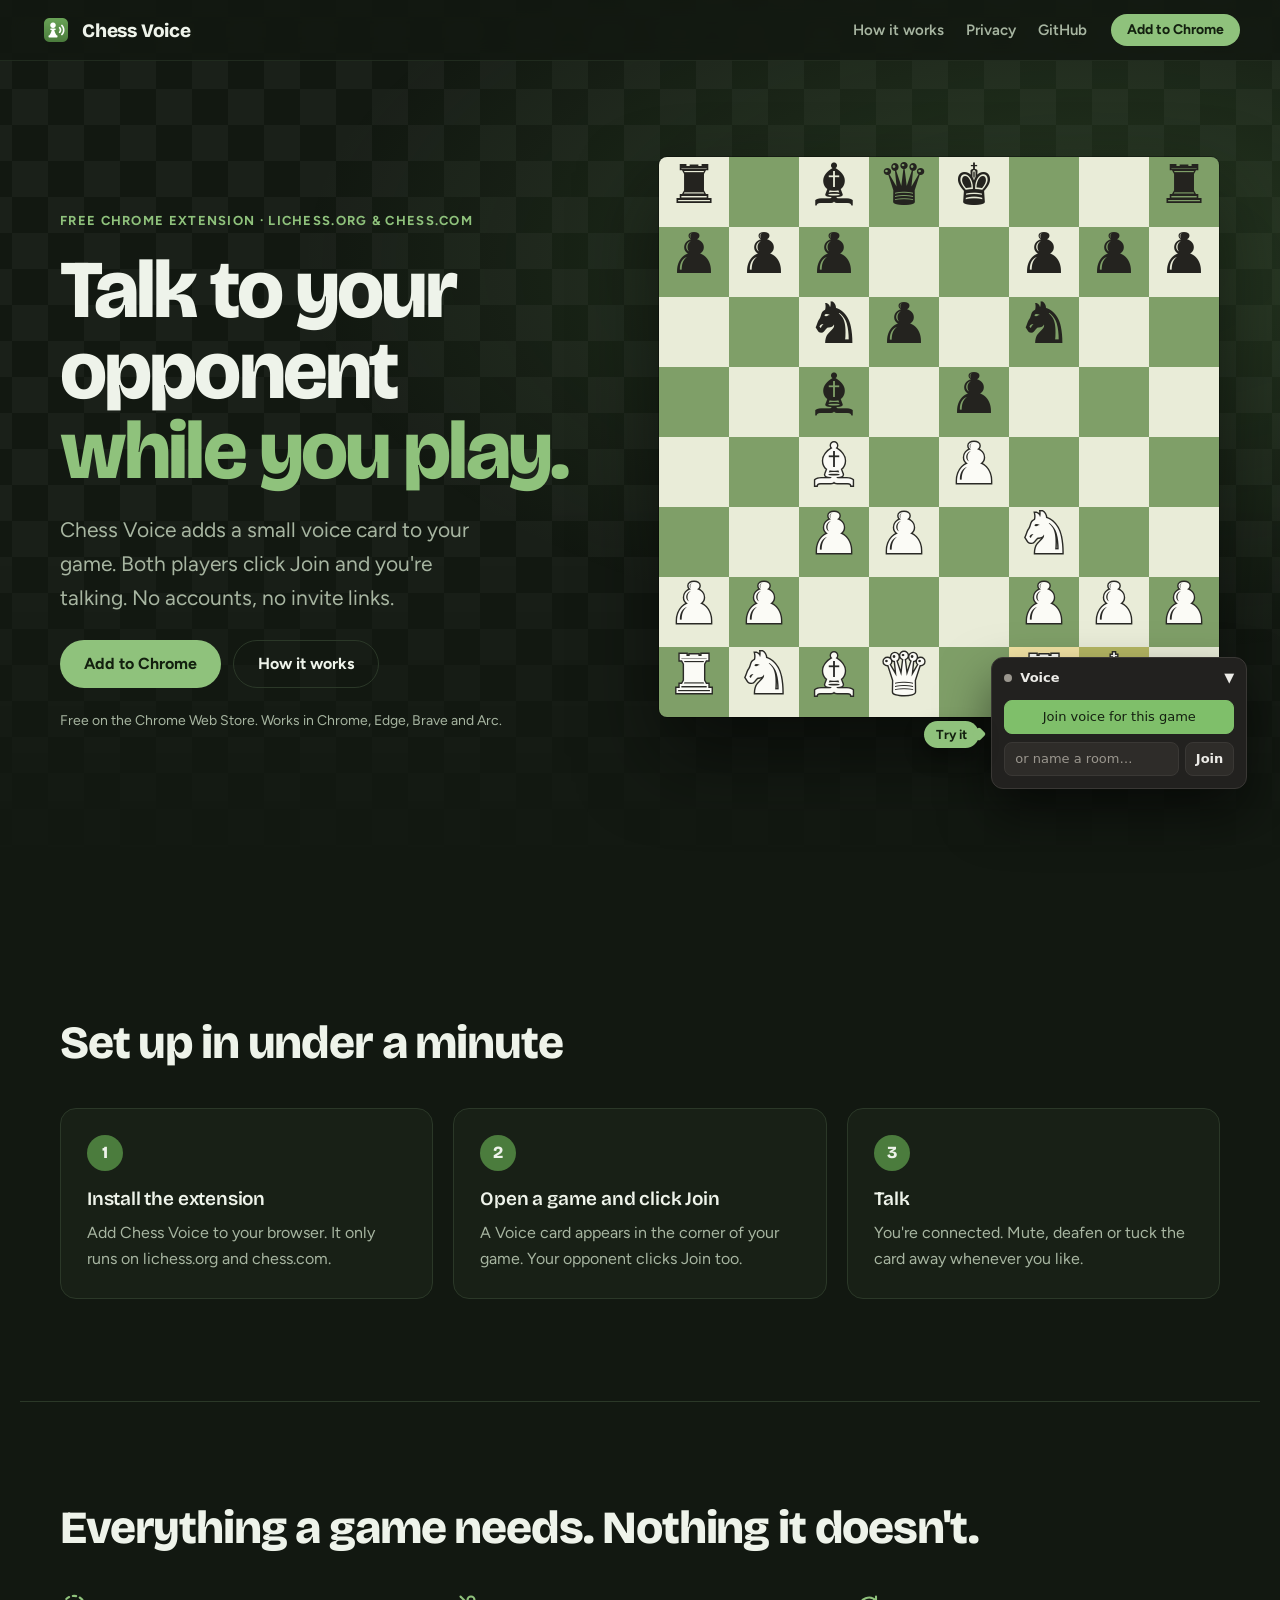
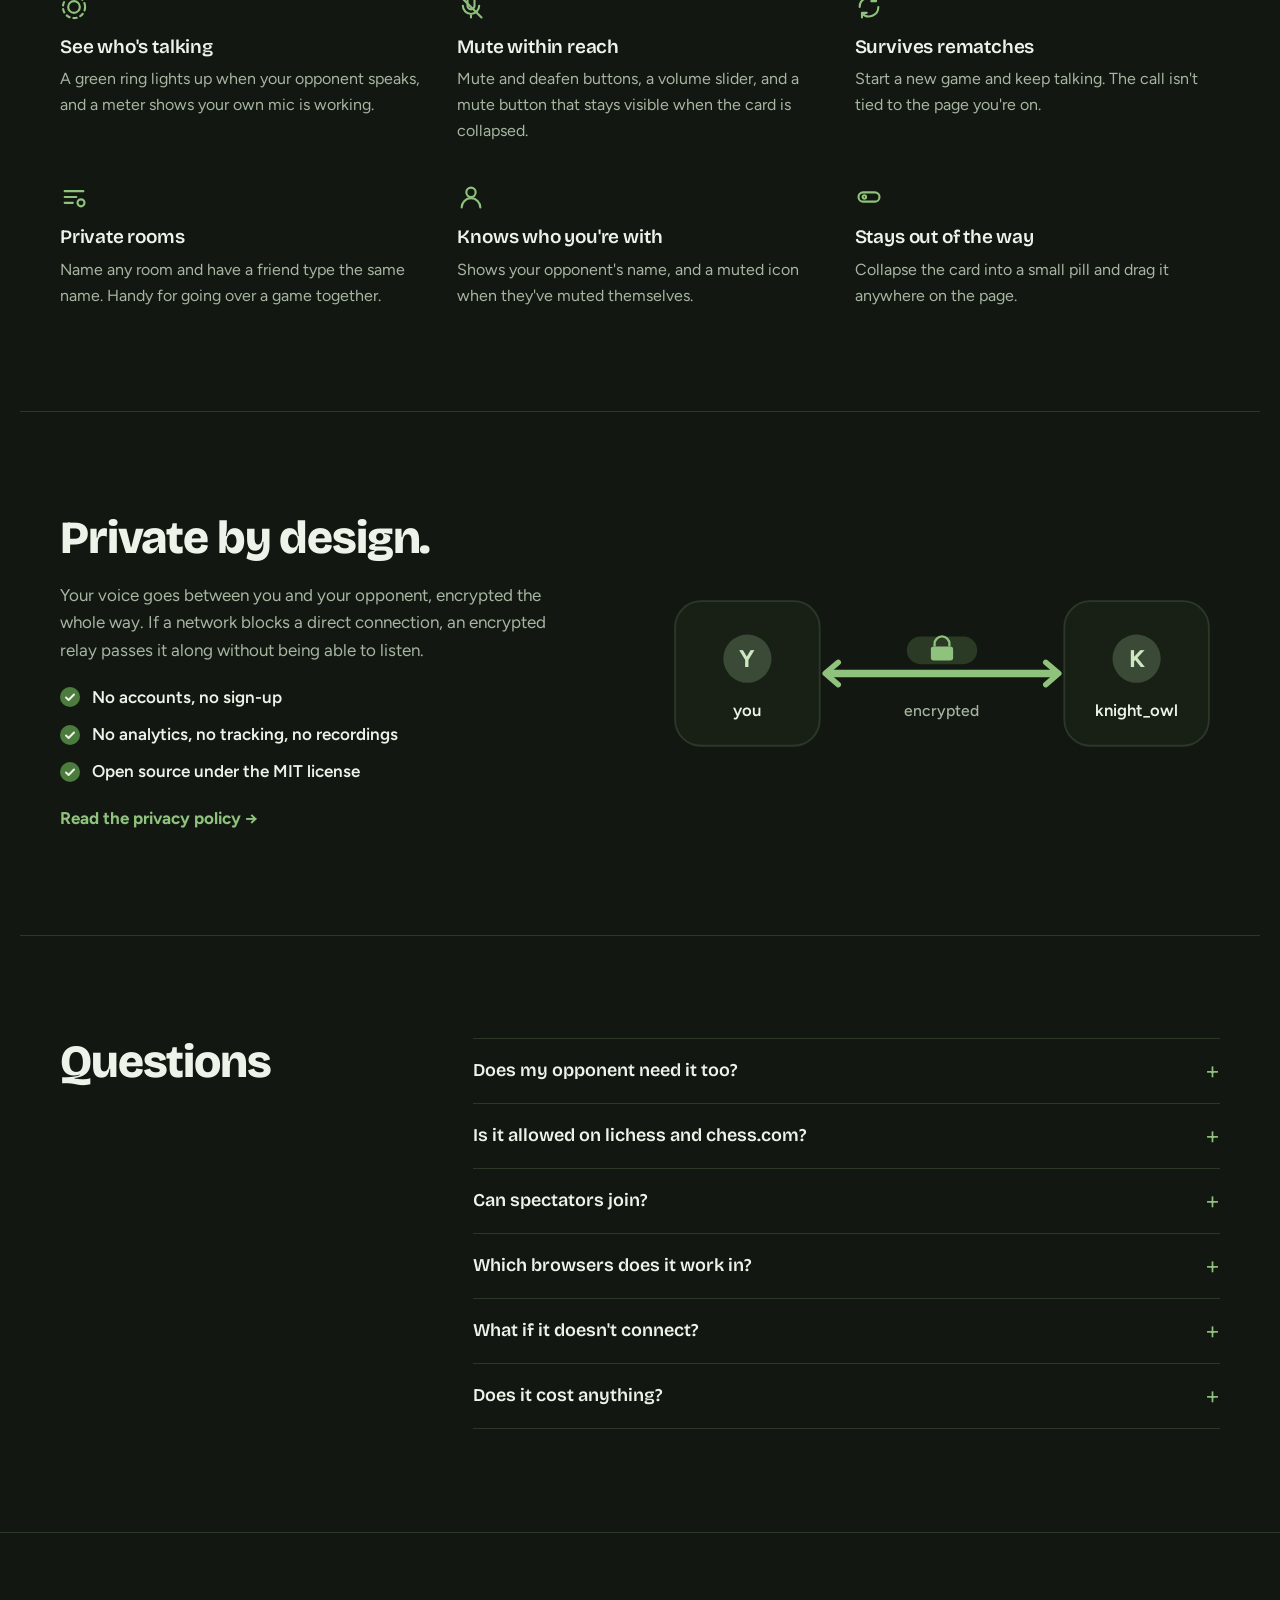
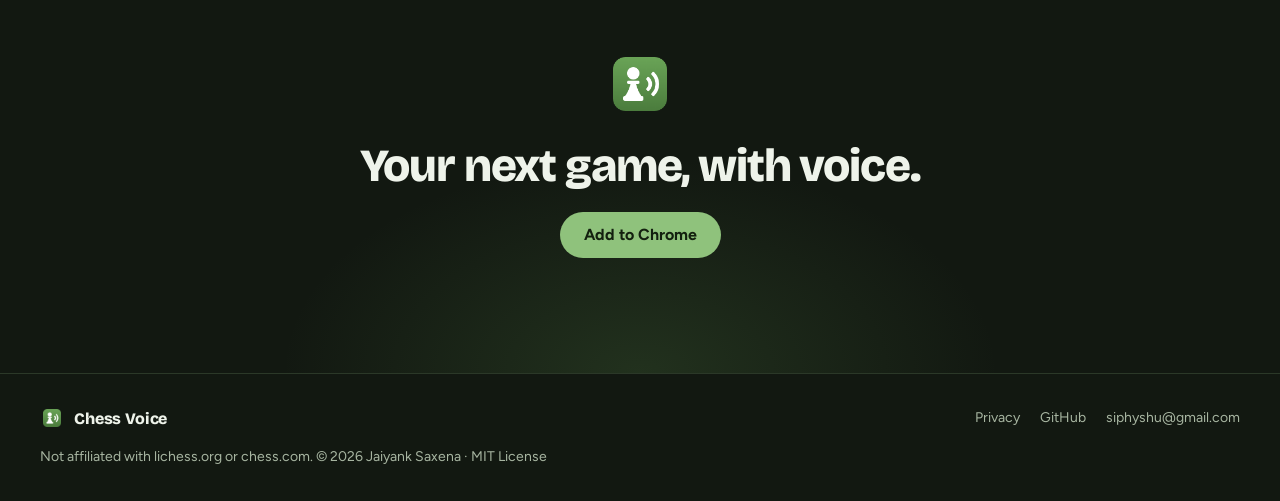
<file: site/index.html>
<!doctype html>
<html lang="en">
<head>
<meta charset="utf-8">
<meta name="viewport" content="width=device-width, initial-scale=1, viewport-fit=cover">
<title>Chess Voice · Voice chat for online chess</title>
<meta name="description" content="Voice chat for online chess. A free Chrome extension that lets you talk to your opponent while you play on lichess.org and chess.com, with one click and no accounts.">
<meta name="theme-color" content="#121811">
<link rel="icon" type="image/png" sizes="32x32" href="assets/icon-32.png">
<link rel="apple-touch-icon" href="assets/icon-128.png">
<meta property="og:title" content="Chess Voice">
<meta property="og:description" content="Voice chat with your opponent while you play on lichess.org and chess.com.">
<meta property="og:image" content="https://chess-voice.siphyshu.me/assets/og.png">
<meta property="og:url" content="https://chess-voice.siphyshu.me/">
<meta name="twitter:card" content="summary_large_image">
<link rel="preconnect" href="https://fonts.googleapis.com">
<link rel="preconnect" href="https://fonts.gstatic.com" crossorigin>
<link rel="stylesheet" href="https://fonts.googleapis.com/css2?family=Bricolage+Grotesque:opsz,wght@12..96,600;12..96,800&family=Figtree:wght@400;500;600;700&family=Noto+Sans+Symbols+2&display=swap">
<link rel="stylesheet" href="assets/site.css">
</head>
<body>

<header class="nav">
  <a class="brand" href="./"><img src="assets/icon-128.png" alt="" width="32" height="32"><span>Chess Voice</span></a>
  <nav aria-label="Main">
    <a href="#how">How it works</a>
    <a href="#privacy">Privacy</a>
    <a href="https://github.com/siphyshu/chess-voice">GitHub</a>
  </nav>
  <a class="btn small get" href="https://chromewebstore.google.com/detail/chess-voice/jnidnodiapcflodgkdbjaipldjjadnga">Add to Chrome</a>
</header>

<main>
  <section class="hero">
    <div class="hero-copy">
      <p class="eyebrow">Free Chrome extension · lichess.org &amp; chess.com</p>
      <h1>Talk to your opponent <em>while you play.</em></h1>
      <p class="lede">Chess Voice adds a small voice card to your game. Both players click Join and you're talking. No accounts, no invite links.</p>
      <div class="ctas">
        <a class="btn primary get" href="https://chromewebstore.google.com/detail/chess-voice/jnidnodiapcflodgkdbjaipldjjadnga">Add to Chrome</a>
        <a class="btn ghost" href="#how">How it works</a>
      </div>
      <p class="fine">Free on the Chrome Web Store. Works in Chrome, Edge, Brave and Arc.</p>
    </div>

    <div class="demo" id="demo">
      <div class="board" id="board" aria-label="Chessboard showing an Italian Game position"></div>
      <div class="demo-widget">
        <span class="hint" id="hint">Try it</span>
        <div class="w-card" id="w">
          <div class="w-head" id="wHead">
            <span class="w-dot" id="wDot"></span>
            <span class="w-title" id="wTitle">Voice</span>
            <button class="w-ib" id="wHeadMute" type="button" hidden></button>
            <button class="w-chev" id="wChev" type="button" aria-label="Collapse">▼</button>
          </div>
          <div class="w-body">
            <div id="wIdle" class="w-stack">
              <button class="w-btn primary" id="wJoin" type="button">Join voice for this game</button>
              <div class="w-row">
                <span class="w-input">or name a room…</span>
                <span class="w-btn w-fixed">Join</span>
              </div>
            </div>
            <div id="wActive" class="w-stack loose" hidden>
              <div class="w-peer">
                <div class="w-av" id="wAv">…</div>
                <div class="w-peer-text">
                  <div class="w-name" id="wName"></div>
                  <div class="w-status" id="wStatus"></div>
                </div>
              </div>
              <div class="w-meter-row" id="wMeterRow">
                <span>Your mic</span>
                <div class="w-meter" id="wMeter"><i></i><i></i><i></i><i></i><i></i></div>
                <span class="w-meter-label" id="wMeterLabel"></span>
              </div>
              <div class="w-row">
                <button class="w-btn" id="wMute" type="button" aria-pressed="false"></button>
                <button class="w-btn" id="wDeaf" type="button" aria-pressed="false"></button>
              </div>
              <div class="w-vol">Volume <span class="w-track"></span></div>
              <button class="w-btn danger" id="wLeave" type="button">Leave</button>
            </div>
          </div>
        </div>
      </div>
    </div>
  </section>

  <section class="how" id="how">
    <h2>Set up in under a minute</h2>
    <ol class="steps">
      <li>
        <span class="step-n">1</span>
        <h3>Install the extension</h3>
        <p>Add Chess Voice to your browser. It only runs on lichess.org and chess.com.</p>
      </li>
      <li>
        <span class="step-n">2</span>
        <h3>Open a game and click Join</h3>
        <p>A Voice card appears in the corner of your game. Your opponent clicks Join too.</p>
      </li>
      <li>
        <span class="step-n">3</span>
        <h3>Talk</h3>
        <p>You're connected. Mute, deafen or tuck the card away whenever you like.</p>
      </li>
    </ol>
  </section>

  <section class="features">
    <h2>Everything a game needs. Nothing it doesn't.</h2>
    <div class="feature-grid">
      <article class="feature">
        <svg viewBox="0 0 24 24" aria-hidden="true"><circle cx="12" cy="12" r="5"/><circle cx="12" cy="12" r="9.5" class="ring"/></svg>
        <h3>See who's talking</h3>
        <p>A green ring lights up when your opponent speaks, and a meter shows your own mic is working.</p>
      </article>
      <article class="feature">
        <svg viewBox="0 0 24 24" aria-hidden="true"><rect x="9" y="3" width="6" height="11" rx="3"/><path d="M5 11a7 7 0 0 0 14 0M12 18v3"/><path d="M3 3l18 18"/></svg>
        <h3>Mute within reach</h3>
        <p>Mute and deafen buttons, a volume slider, and a mute button that stays visible when the card is collapsed.</p>
      </article>
      <article class="feature">
        <svg viewBox="0 0 24 24" aria-hidden="true"><path d="M4 12a8 8 0 0 1 14-5.3M20 12a8 8 0 0 1-14 5.3"/><path d="M18 3v4h-4M6 21v-4h4"/></svg>
        <h3>Survives rematches</h3>
        <p>Start a new game and keep talking. The call isn't tied to the page you're on.</p>
      </article>
      <article class="feature">
        <svg viewBox="0 0 24 24" aria-hidden="true"><path d="M4 7h16M4 12h10M4 17h7"/><circle cx="18" cy="17" r="3"/></svg>
        <h3>Private rooms</h3>
        <p>Name any room and have a friend type the same name. Handy for going over a game together.</p>
      </article>
      <article class="feature">
        <svg viewBox="0 0 24 24" aria-hidden="true"><circle cx="12" cy="8" r="4"/><path d="M4 21a8 8 0 0 1 16 0"/></svg>
        <h3>Knows who you're with</h3>
        <p>Shows your opponent's name, and a muted icon when they've muted themselves.</p>
      </article>
      <article class="feature">
        <svg viewBox="0 0 24 24" aria-hidden="true"><rect x="3" y="8" width="18" height="8" rx="4"/><circle cx="8" cy="12" r="1.5"/></svg>
        <h3>Stays out of the way</h3>
        <p>Collapse the card into a small pill and drag it anywhere on the page.</p>
      </article>
    </div>
  </section>

  <section class="privacy" id="privacy">
    <div class="privacy-copy">
      <h2>Private by design.</h2>
      <p>Your voice goes between you and your opponent, encrypted the whole way. If a network blocks a direct connection, an encrypted relay passes it along without being able to listen.</p>
      <ul class="checks">
        <li>No accounts, no sign-up</li>
        <li>No analytics, no tracking, no recordings</li>
        <li>Open source under the MIT license</li>
      </ul>
      <a class="text-link" href="privacy.html">Read the privacy policy →</a>
    </div>
    <svg class="p2p" viewBox="0 0 600 260" role="img" aria-label="Two players connected directly by an encrypted voice link">
      <g transform="translate(90 130)">
        <rect x="-78" y="-78" width="156" height="156" rx="28" class="p2p-box"/>
        <circle cx="0" cy="-16" r="26" class="p2p-av"/><text x="0" y="-7" text-anchor="middle" class="p2p-letter">Y</text>
        <text x="0" y="46" text-anchor="middle" class="p2p-name">you</text>
      </g>
      <g transform="translate(510 130)">
        <rect x="-78" y="-78" width="156" height="156" rx="28" class="p2p-box"/>
        <circle cx="0" cy="-16" r="26" class="p2p-av"/><text x="0" y="-7" text-anchor="middle" class="p2p-letter">K</text>
        <text x="0" y="46" text-anchor="middle" class="p2p-name">knight_owl</text>
      </g>
      <path d="M180 130H420" class="p2p-line"/>
      <path d="M412 118l14 12-14 12M188 118l-14 12 14 12" class="p2p-arrow"/>
      <rect x="262" y="90" width="76" height="30" rx="15" class="p2p-lock-bg"/>
      <path d="M292 101v-3a8 8 0 0 1 16 0v3" class="p2p-shackle"/><rect x="288" y="101" width="24" height="15" rx="3" class="p2p-lock"/>
      <text x="300" y="176" text-anchor="middle" class="p2p-cap">encrypted</text>
    </svg>
  </section>

  <section class="faq">
    <h2>Questions</h2>
    <div class="faq-list">
      <details>
        <summary>Does my opponent need it too?</summary>
        <p>Yes. Both players need Chess Voice installed. Whoever clicks Join second connects to whoever joined first.</p>
      </details>
      <details>
        <summary>Is it allowed on lichess and chess.com?</summary>
        <p>Chess Voice doesn't read the board, suggest moves or touch your game. Talking to your opponent is fine; taking move advice from anyone during a game isn't. Chess.com's rules about browser extensions are broadly worded, so if you're unsure, stick to casual games there.</p>
      </details>
      <details>
        <summary>Can spectators join?</summary>
        <p>A game's voice room has two seats, and they go to the first two people who click Join. If you want a guaranteed private conversation, both type the same name into “or name a room…” instead.</p>
      </details>
      <details>
        <summary>Which browsers does it work in?</summary>
        <p>Chrome, Edge, Brave, Arc and other Chromium browsers on desktop (version 116 or newer). It doesn't work in Firefox, Safari or on phones.</p>
      </details>
      <details>
        <summary>What if it doesn't connect?</summary>
        <p>Chess Voice falls back to an encrypted relay automatically on networks that block direct connections. If you're still stuck on “Waiting”, both players click Leave and Join again.</p>
      </details>
      <details>
        <summary>Does it cost anything?</summary>
        <p>No. It's free and open source. The code is on <a href="https://github.com/siphyshu/chess-voice">GitHub</a>.</p>
      </details>
    </div>
  </section>

  <section class="closer">
    <img src="assets/icon-128.png" alt="" width="72" height="72">
    <h2>Your next game, with voice.</h2>
    <a class="btn primary get" href="https://chromewebstore.google.com/detail/chess-voice/jnidnodiapcflodgkdbjaipldjjadnga">Add to Chrome</a>
  </section>
</main>

<footer class="foot">
  <div class="foot-row">
    <a class="brand" href="./"><img src="assets/icon-128.png" alt="" width="24" height="24"><span>Chess Voice</span></a>
    <nav aria-label="Footer">
      <a href="privacy.html">Privacy</a>
      <a href="https://github.com/siphyshu/chess-voice">GitHub</a>
      <a href="mailto:siphyshu@gmail.com">siphyshu@gmail.com</a>
    </nav>
  </div>
  <p>Not affiliated with lichess.org or chess.com. © 2026 Jaiyank Saxena · MIT License</p>
</footer>

<script src="assets/demo.js"></script>
</body>
</html>
</file>
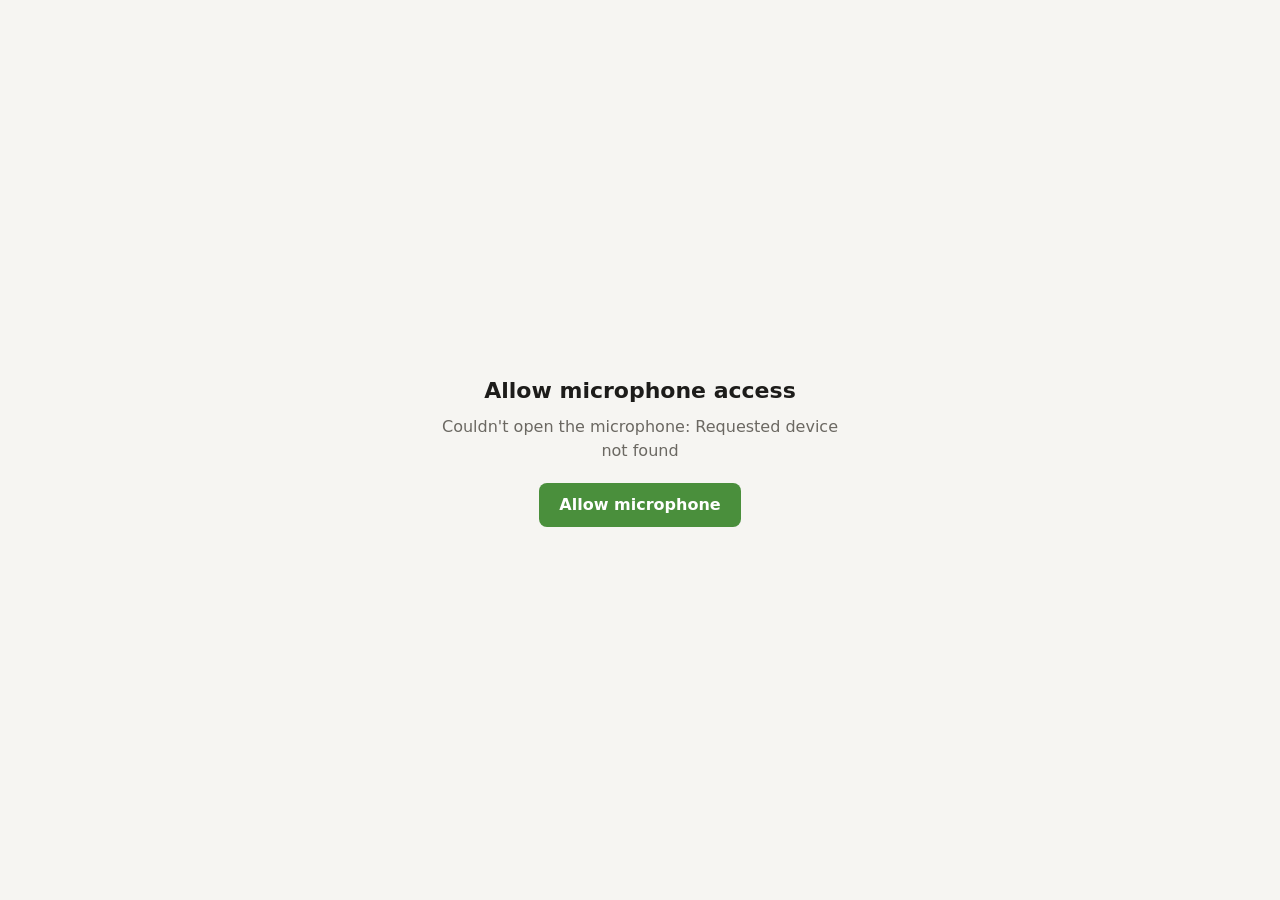
<file: permission.html>
<!doctype html>
<html lang="en">
<head>
<meta charset="utf-8">
<meta name="viewport" content="width=device-width, initial-scale=1">
<title>Chess Voice · Microphone</title>
<style>
  :root { color-scheme: light dark; --bg: #f6f5f2; --fg: #1d1c1a; --muted: #6b6862; --accent: #4a8f3c; }
  @media (prefers-color-scheme: dark) { :root { --bg: #1b1a18; --fg: #ecebe7; --muted: #9a968e; --accent: #7fbf6a; } }
  body { margin: 0; min-height: 100vh; display: grid; place-items: center; background: var(--bg); color: var(--fg);
         font: 16px/1.5 system-ui, -apple-system, sans-serif; }
  main { max-width: 420px; padding: 24px; text-align: center; }
  h1 { font-size: 22px; margin: 0 0 8px; }
  p { color: var(--muted); margin: 0 0 20px; }
  button { font: inherit; font-weight: 600; padding: 10px 20px; border: 0; border-radius: 8px;
           background: var(--accent); color: #fff; cursor: pointer; }
  .ok { color: var(--accent); font-weight: 600; }
</style>
</head>
<body>
<main>
  <h1>Allow microphone access</h1>
  <p id="msg">Chess Voice needs your microphone so your opponent can hear you. You only have to do this once.</p>
  <button id="allow">Allow microphone</button>
</main>
<script src="permission.js"></script>
</body>
</html>
</file>
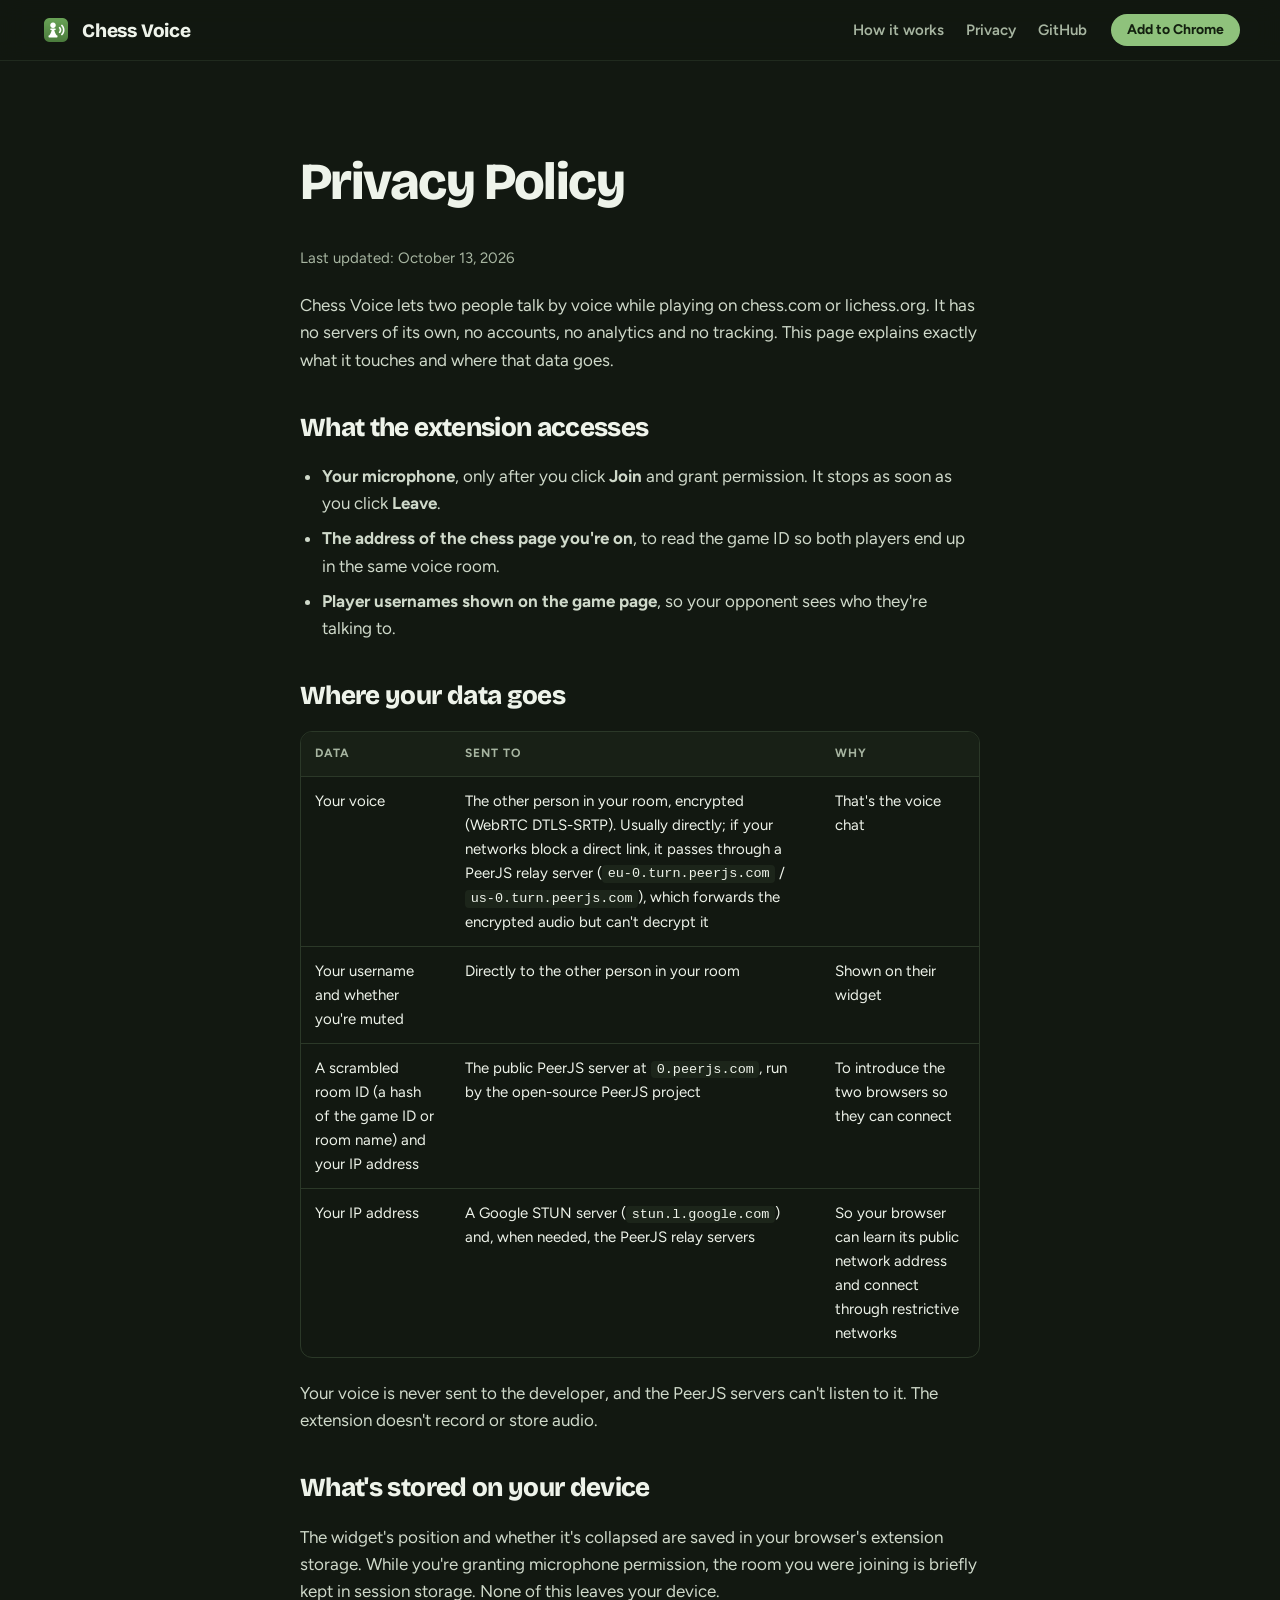
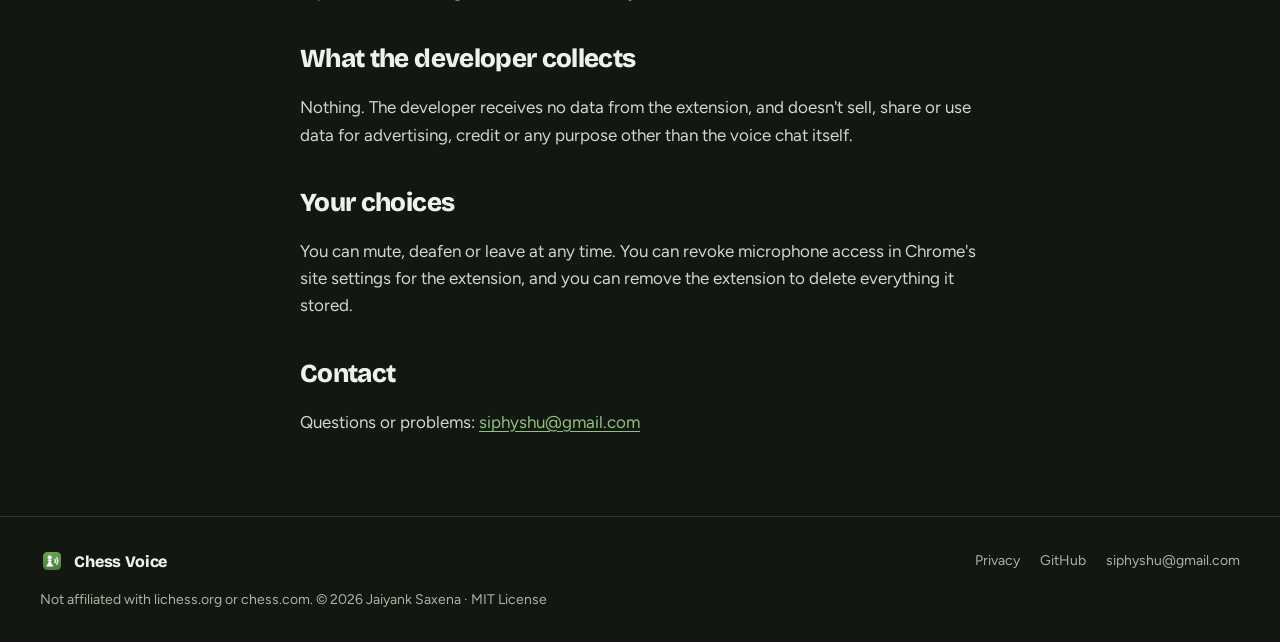
<file: site/privacy.html>
<!doctype html>
<html lang="en">
<head>
<meta charset="utf-8">
<meta name="viewport" content="width=device-width, initial-scale=1, viewport-fit=cover">
<title>Privacy Policy · Chess Voice</title>
<meta name="description" content="What the Chess Voice extension accesses, where that data goes, and what the developer collects (nothing).">
<meta name="theme-color" content="#121811">
<link rel="icon" type="image/png" sizes="32x32" href="assets/icon-32.png">
<link rel="preconnect" href="https://fonts.googleapis.com">
<link rel="preconnect" href="https://fonts.gstatic.com" crossorigin>
<link rel="stylesheet" href="https://fonts.googleapis.com/css2?family=Bricolage+Grotesque:opsz,wght@12..96,600;12..96,800&family=Figtree:wght@400;500;600;700&display=swap">
<link rel="stylesheet" href="assets/site.css">
</head>
<body>

<header class="nav">
  <a class="brand" href="./"><img src="assets/icon-128.png" alt="" width="32" height="32"><span>Chess Voice</span></a>
  <nav aria-label="Main">
    <a href="./#how">How it works</a>
    <a href="./#privacy">Privacy</a>
    <a href="https://github.com/siphyshu/chess-voice">GitHub</a>
  </nav>
  <a class="btn small" href="https://chromewebstore.google.com/detail/chess-voice/jnidnodiapcflodgkdbjaipldjjadnga">Add to Chrome</a>
</header>

<main class="doc">
  <h1>Privacy Policy</h1>
  <p class="updated">Last updated: October 13, 2026</p>
  <p>Chess Voice lets two people talk by voice while playing on chess.com or lichess.org. It has no servers of its own, no accounts, no analytics and no tracking. This page explains exactly what it touches and where that data goes.</p>

  <h2>What the extension accesses</h2>
  <ul>
    <li><strong>Your microphone</strong>, only after you click <strong>Join</strong> and grant permission. It stops as soon as you click <strong>Leave</strong>.</li>
    <li><strong>The address of the chess page you're on</strong>, to read the game ID so both players end up in the same voice room.</li>
    <li><strong>Player usernames shown on the game page</strong>, so your opponent sees who they're talking to.</li>
  </ul>

  <h2>Where your data goes</h2>
  <div class="table-wrap">
    <table>
      <thead><tr><th>Data</th><th>Sent to</th><th>Why</th></tr></thead>
      <tbody>
        <tr><td>Your voice</td><td>The other person in your room, encrypted (WebRTC DTLS-SRTP). Usually directly; if your networks block a direct link, it passes through a PeerJS relay server (<code>eu-0.turn.peerjs.com</code> / <code>us-0.turn.peerjs.com</code>), which forwards the encrypted audio but can't decrypt it</td><td>That's the voice chat</td></tr>
        <tr><td>Your username and whether you're muted</td><td>Directly to the other person in your room</td><td>Shown on their widget</td></tr>
        <tr><td>A scrambled room ID (a hash of the game ID or room name) and your IP address</td><td>The public PeerJS server at <code>0.peerjs.com</code>, run by the open-source PeerJS project</td><td>To introduce the two browsers so they can connect</td></tr>
        <tr><td>Your IP address</td><td>A Google STUN server (<code>stun.l.google.com</code>) and, when needed, the PeerJS relay servers</td><td>So your browser can learn its public network address and connect through restrictive networks</td></tr>
      </tbody>
    </table>
  </div>
  <p>Your voice is never sent to the developer, and the PeerJS servers can't listen to it. The extension doesn't record or store audio.</p>

  <h2>What's stored on your device</h2>
  <p>The widget's position and whether it's collapsed are saved in your browser's extension storage. While you're granting microphone permission, the room you were joining is briefly kept in session storage. None of this leaves your device.</p>

  <h2>What the developer collects</h2>
  <p>Nothing. The developer receives no data from the extension, and doesn't sell, share or use data for advertising, credit or any purpose other than the voice chat itself.</p>

  <h2>Your choices</h2>
  <p>You can mute, deafen or leave at any time. You can revoke microphone access in Chrome's site settings for the extension, and you can remove the extension to delete everything it stored.</p>

  <h2>Contact</h2>
  <p>Questions or problems: <a href="mailto:siphyshu@gmail.com">siphyshu@gmail.com</a></p>
</main>

<footer class="foot">
  <div class="foot-row">
    <a class="brand" href="./"><img src="assets/icon-128.png" alt="" width="24" height="24"><span>Chess Voice</span></a>
    <nav aria-label="Footer">
      <a href="privacy.html">Privacy</a>
      <a href="https://github.com/siphyshu/chess-voice">GitHub</a>
      <a href="mailto:siphyshu@gmail.com">siphyshu@gmail.com</a>
    </nav>
  </div>
  <p>Not affiliated with lichess.org or chess.com. © 2026 Jaiyank Saxena · MIT License</p>
</footer>
</body>
</html>
</file>
<file: site/assets/site.css>
:root {
  color-scheme: dark;
  --night: #121811;
  --night-2: #182016;
  --panel: #1c251a;
  --ink: #eef3ea;
  --muted: #a7b5a1;
  --line: #2b3828;
  --leaf: #8fc27c;
  --g1: #6aa457;
  --g2: #4b7c3d;
  --on-leaf: #13200f;
  --display: "Bricolage Grotesque", "Avenir Next", system-ui, sans-serif;
  --body: "Figtree", system-ui, -apple-system, "Segoe UI", sans-serif;
  --gutter: clamp(16px, 4vw, 40px);
}

*, *::before, *::after { box-sizing: border-box; }
[hidden] { display: none !important; }
html { scroll-behavior: smooth; }
@media (prefers-reduced-motion: reduce) { html { scroll-behavior: auto; } }
body {
  margin: 0;
  background: var(--night);
  color: var(--ink);
  font: 17px/1.6 var(--body);
  -webkit-font-smoothing: antialiased;
  overflow-x: clip; /* the hero glow bleeds past the edges on purpose */
  padding-top: env(safe-area-inset-top, 0px);
}
img { max-width: 100%; }
a { color: var(--leaf); text-underline-offset: 3px; }
a:focus-visible, button:focus-visible, summary:focus-visible { outline: 2px solid var(--leaf); outline-offset: 3px; border-radius: 6px; }
h1, h2, h3 { font-family: var(--display); margin: 0; text-wrap: balance; }
h2 { font-size: clamp(30px, 4.4vw, 46px); font-weight: 800; letter-spacing: -.025em; line-height: 1.05; }
h3 { font-size: 19px; font-weight: 600; letter-spacing: -.01em; line-height: 1.25; }
p { margin: 0; }
section { padding-inline: var(--gutter); }

/* ---------- buttons ---------- */
.btn {
  display: inline-flex; align-items: center; justify-content: center; gap: 8px;
  font: 700 16px/1 var(--body); text-decoration: none; border-radius: 999px;
  padding: 15px 24px; transition: background .15s, transform .12s, border-color .15s;
}
.btn:active { transform: scale(.97); }
.btn.primary { background: var(--leaf); color: var(--on-leaf); }
.btn.primary:hover { background: #a3d290; }
.btn.ghost { color: var(--ink); border: 1px solid var(--line); }
.btn.ghost:hover { border-color: var(--muted); }
.btn.small { padding: 9px 16px; font-size: 14px; background: var(--leaf); color: var(--on-leaf); }

/* ---------- nav ---------- */
.nav {
  position: sticky; top: 0; z-index: 10;
  display: flex; align-items: center; gap: 24px;
  padding: 14px var(--gutter);
  background: color-mix(in srgb, var(--night) 82%, transparent);
  backdrop-filter: blur(12px); -webkit-backdrop-filter: blur(12px);
  border-bottom: 1px solid color-mix(in srgb, var(--line) 60%, transparent);
}
.brand { display: inline-flex; align-items: center; gap: 10px; color: var(--ink); text-decoration: none; font: 800 19px var(--display); letter-spacing: -.01em; }
.nav nav { display: flex; gap: 22px; margin-left: auto; }
.nav nav a { color: var(--muted); text-decoration: none; font-weight: 600; font-size: 15px; }
.nav nav a:hover { color: var(--ink); }
@media (max-width: 640px) { .nav nav { display: none; } .nav .btn { margin-left: auto; } }

/* ---------- hero ---------- */
.hero {
  position: relative;
  display: grid; grid-template-columns: minmax(0, 1fr) minmax(0, 1.05fr); gap: clamp(32px, 5vw, 72px);
  align-items: center; max-width: 1240px; margin: 0 auto;
  padding-block: clamp(40px, 8vw, 96px) clamp(72px, 10vw, 128px);
}
.hero::before {
  content: ""; position: absolute; inset: -80px -40vw 0; z-index: -1; pointer-events: none;
  background:
    radial-gradient(50% 60% at 70% 30%, rgba(106, 164, 87, .22), transparent 70%),
    conic-gradient(rgba(255,255,255,.035) 25%, transparent 0 50%, rgba(255,255,255,.035) 0 75%, transparent 0) 0 0 / 72px 72px;
  mask-image: linear-gradient(to bottom, #000 55%, transparent);
  -webkit-mask-image: linear-gradient(to bottom, #000 55%, transparent);
}
.hero-copy { display: grid; gap: 22px; }
.eyebrow { font: 700 13px var(--body); letter-spacing: .1em; text-transform: uppercase; color: var(--leaf); }
.hero h1 { font-size: clamp(44px, 6.6vw, 82px); font-weight: 800; letter-spacing: -.035em; line-height: .98; }
.hero h1 em, .closer em { font-style: normal; color: var(--leaf); }
.lede { font-size: clamp(18px, 1.8vw, 21px); color: var(--muted); max-width: 34ch; }
.ctas { display: flex; flex-wrap: wrap; gap: 12px; margin-top: 4px; }
.fine { font-size: 14px; color: var(--muted); }
@media (max-width: 920px) {
  .hero { grid-template-columns: minmax(0, 1fr); }
}

/* ---------- demo: board + interactive widget ---------- */
.demo { position: relative; width: min(560px, 100%); justify-self: center; padding-bottom: 72px; }
.board {
  container-type: inline-size;
  display: grid; grid-template-columns: repeat(8, 1fr); width: 100%;
  border-radius: 8px; overflow: hidden;
  box-shadow: 0 40px 80px rgba(0,0,0,.5), 0 0 0 1px rgba(0,0,0,.3);
}
.board > div { aspect-ratio: 1; display: grid; place-items: center; line-height: 1; font-size: 9.6cqw;
               font-family: "Noto Sans Symbols 2", "Apple Symbols", "Segoe UI Symbol", serif; user-select: none; }
.board .l { background: #e9ecd8; }
.board .d { background: #7f9f68; }
.board .hi { box-shadow: inset 0 0 0 999px rgba(255, 214, 92, .42); }
.board .w { color: #fbfbf6; -webkit-text-stroke: .5cqw #2a2a26; paint-order: stroke fill; }
.board .b { color: #24231f; }
.demo-widget { position: absolute; right: -28px; bottom: 0; }
@media (max-width: 920px) { .demo-widget { right: 50%; transform: translateX(50%); } }
.hint {
  position: absolute; right: calc(100% + 12px); top: 64px; white-space: nowrap;
  font: 700 13px var(--body); color: var(--on-leaf); background: var(--leaf);
  padding: 6px 12px; border-radius: 999px; box-shadow: 0 8px 20px rgba(0,0,0,.35);
  transition: opacity .25s;
}
.hint::after { content: ""; position: absolute; right: -5px; top: 50%; width: 10px; height: 10px; margin-top: -5px; background: inherit; transform: rotate(45deg); border-radius: 2px; }
.hint.gone { opacity: 0; pointer-events: none; }
@media (max-width: 920px) { .hint { right: auto; left: 50%; top: -40px; transform: translateX(-50%); } .hint::after { right: auto; left: 50%; top: auto; bottom: -5px; margin-left: -5px; } }

/* The widget (mirrors the extension's content.js styles). */
.w-card {
  --bg: #22211f; --fg: #ecebe7; --wm: #9a968e; --wl: #3a3835; --raise: #2e2c29; --accent: #7fbf6a; --warn: #e0b04a; --bad: #e06a5a;
  width: 256px; background: var(--bg); color: var(--fg); border: 1px solid var(--wl); border-radius: 12px;
  box-shadow: 0 24px 50px rgba(0,0,0,.5); font: 13px/1.4 system-ui, -apple-system, "Segoe UI", sans-serif;
  overflow: hidden; text-align: left; transition: width .18s ease-out, border-radius .18s ease-out;
}
.w-card button { font: inherit; color: inherit; }
.w-card.collapsed { width: auto; min-width: 150px; border-radius: 999px; }
.w-card.collapsed .w-body { display: none; }
.w-head { display: flex; align-items: center; gap: 8px; padding: 7px 8px 7px 12px; min-height: 40px; }
.w-title { font-weight: 600; flex: 1; min-width: 0; white-space: nowrap; overflow: hidden; text-overflow: ellipsis; }
.w-dot { width: 8px; height: 8px; border-radius: 50%; flex: none; background: var(--wm); transition: box-shadow .12s; }
.w-dot.on { background: var(--accent); }
.w-dot.wait { background: var(--warn); }
.w-card.speaking .w-dot.on { box-shadow: 0 0 0 4px rgba(127,191,106,.35); }
.w-chev { width: 20px; height: 24px; border: 0; background: none; color: var(--wm); font-size: 10px; cursor: pointer; transition: transform .15s ease-out; }
.w-card.collapsed .w-chev { transform: rotate(-90deg); }
.w-ib { width: 28px; height: 28px; padding: 5px; border-radius: 50%; display: grid; place-items: center; background: var(--raise); border: 1px solid var(--wl); cursor: pointer; }
.w-ib svg, .w-btn svg { width: 16px; height: 16px; }
.w-body { padding: 2px 12px 12px; }
.w-stack { display: grid; grid-template-columns: minmax(0, 1fr); gap: 8px; }
.w-stack.loose { gap: 10px; }
.w-peer { display: flex; align-items: center; gap: 10px; padding: 8px; background: var(--raise); border-radius: 10px; }
.w-peer-text { min-width: 0; flex: 1; }
.w-av { width: 34px; height: 34px; border-radius: 50%; display: grid; place-items: center; flex: none; background: #3b4a36; color: #cfe8c4; font-weight: 700; font-size: 14px; text-transform: uppercase; box-shadow: 0 0 0 2px var(--raise); transition: box-shadow .12s; }
.w-card.speaking .w-av { box-shadow: 0 0 0 2px var(--raise), 0 0 0 4px var(--accent); }
.w-name { font-weight: 600; white-space: nowrap; overflow: hidden; text-overflow: ellipsis; }
.w-status { color: var(--wm); font-size: 12px; white-space: nowrap; overflow: hidden; text-overflow: ellipsis; }
.w-meter-row { display: flex; align-items: center; gap: 8px; font-size: 12px; color: var(--wm); }
.w-meter { display: flex; gap: 3px; flex: 1; }
.w-meter i { flex: 1; height: 6px; border-radius: 2px; background: var(--wl); transition: background .08s; }
.w-meter i.lit { background: var(--accent); }
.w-meter-label { width: 52px; text-align: right; }
.w-meter-row.muted .w-meter-label { color: var(--bad); font-weight: 600; }
.w-row { display: flex; gap: 6px; }
.w-row > * { flex: 1; min-width: 0; }
.w-btn, .w-input { background: var(--raise); border: 1px solid var(--wl); border-radius: 8px; padding: 7px 10px; font-weight: 600; }
.w-btn { display: inline-flex; align-items: center; justify-content: center; gap: 6px; cursor: pointer; transition: background .12s, transform .1s; }
.w-btn:hover { background: #383633; }
.w-btn:active { transform: scale(.96); }
.w-btn.primary { background: var(--accent); border-color: var(--accent); color: #142010; }
.w-btn.primary:hover { background: #8fcc7b; }
.w-btn.danger { color: var(--bad); }
.w-btn[aria-pressed="true"], .w-ib[aria-pressed="true"] { background: #4a2a26; border-color: #6b3a33; color: #ffb3a8; }
.w-fixed { flex: none !important; cursor: default; }
.w-input { font-weight: 400; color: var(--wm); }
.w-vol { display: flex; align-items: center; gap: 8px; color: var(--wm); font-size: 12px; }
.w-track { flex: 1; height: 4px; border-radius: 2px; background: var(--accent); position: relative; }
.w-track::after { content: ""; position: absolute; right: 0; top: 50%; width: 14px; height: 14px; margin-top: -7px; border-radius: 50%; background: var(--accent); }
@media (prefers-reduced-motion: reduce) { .w-card, .w-card * { transition: none !important; } }

/* ---------- how ---------- */
.how, .features, .faq { max-width: 1240px; margin: 0 auto; padding-block: clamp(56px, 8vw, 104px); display: grid; gap: 40px; }
.steps { list-style: none; margin: 0; padding: 0; display: grid; grid-template-columns: repeat(3, minmax(0, 1fr)); gap: 20px; }
.steps li { display: grid; gap: 10px; align-content: start; padding: 26px; border-radius: 16px; background: var(--night-2); border: 1px solid var(--line); }
.step-n { width: 36px; height: 36px; border-radius: 50%; display: grid; place-items: center; font: 800 17px var(--display); background: var(--g2); color: var(--ink); margin-bottom: 6px; }
.steps p, .feature p { color: var(--muted); font-size: 16px; }
@media (max-width: 820px) { .steps { grid-template-columns: minmax(0, 1fr); } }

/* ---------- features ---------- */
.features { border-top: 1px solid var(--line); }
.feature-grid { display: grid; grid-template-columns: repeat(3, minmax(0, 1fr)); gap: 40px 32px; }
.feature { display: grid; gap: 8px; align-content: start; }
.feature svg { width: 28px; height: 28px; fill: none; stroke: var(--leaf); stroke-width: 1.8; stroke-linecap: round; stroke-linejoin: round; margin-bottom: 6px; }
.feature svg .ring { stroke-dasharray: 3 3.2; }
@media (max-width: 900px) { .feature-grid { grid-template-columns: repeat(2, minmax(0, 1fr)); } }
@media (max-width: 560px) { .feature-grid { grid-template-columns: minmax(0, 1fr); } }

/* ---------- privacy ---------- */
.privacy {
  max-width: 1240px; margin: 0 auto; padding-block: clamp(56px, 8vw, 104px);
  display: grid; grid-template-columns: minmax(0, 1fr) minmax(0, 1fr); gap: 48px; align-items: center;
  border-top: 1px solid var(--line);
}
.privacy-copy { display: grid; gap: 20px; }
.privacy-copy p { color: var(--muted); max-width: 46ch; }
.checks { list-style: none; margin: 0; padding: 0; display: grid; gap: 10px; }
.checks li { display: flex; align-items: center; gap: 12px; font-weight: 600; }
.checks li::before { content: ""; width: 20px; height: 20px; flex: none; border-radius: 50%; background: var(--g2) url("data:image/svg+xml,%3Csvg xmlns='http://www.w3.org/2000/svg' viewBox='0 0 20 20'%3E%3Cpath d='M6 10.5l2.6 2.5L14 7.5' fill='none' stroke='%23eef3ea' stroke-width='2' stroke-linecap='round' stroke-linejoin='round'/%3E%3C/svg%3E") center/20px no-repeat; }
.text-link { font-weight: 700; text-decoration: none; }
.text-link:hover { text-decoration: underline; }
.p2p { width: 100%; height: auto; }
.p2p-box { fill: var(--night-2); stroke: var(--line); stroke-width: 2; }
.p2p-av { fill: #3b4a36; }
.p2p-letter { font: 700 26px var(--body); fill: #cfe8c4; }
.p2p-name { font: 600 18px var(--body); fill: var(--ink); }
.p2p-line { stroke: var(--leaf); stroke-width: 8; stroke-linecap: round; }
.p2p-arrow { fill: none; stroke: var(--leaf); stroke-width: 6; stroke-linecap: round; stroke-linejoin: round; }
.p2p-lock-bg { fill: #2a3a25; }
.p2p-shackle { fill: none; stroke: var(--leaf); stroke-width: 2.5; }
.p2p-lock { fill: var(--leaf); }
.p2p-cap { font: 500 17px var(--body); fill: var(--muted); }
@media (max-width: 860px) { .privacy { grid-template-columns: minmax(0, 1fr); } }

/* ---------- faq ---------- */
.faq { border-top: 1px solid var(--line); grid-template-columns: minmax(0, 1fr) minmax(0, 2fr); align-items: start; }
.faq-list { display: grid; }
details { border-bottom: 1px solid var(--line); }
details:first-child { border-top: 1px solid var(--line); }
summary { list-style: none; cursor: pointer; padding: 20px 0; display: flex; justify-content: space-between; gap: 16px; font: 600 18px var(--display); }
summary::-webkit-details-marker { display: none; }
summary::after { content: "+"; color: var(--leaf); font: 400 24px/1 var(--body); transition: transform .2s; }
details[open] summary::after { transform: rotate(45deg); }
details p { padding: 0 0 22px; color: var(--muted); max-width: 62ch; }
@media (max-width: 820px) { .faq { grid-template-columns: minmax(0, 1fr); } }

/* ---------- closer + footer ---------- */
.closer { display: grid; justify-items: center; gap: 22px; text-align: center; padding-block: clamp(64px, 9vw, 120px); border-top: 1px solid var(--line);
          background: radial-gradient(40% 70% at 50% 100%, rgba(106,164,87,.18), transparent 70%); }
.foot { padding: 32px var(--gutter) calc(32px + env(safe-area-inset-bottom, 0px)); border-top: 1px solid var(--line); color: var(--muted); font-size: 14px; display: grid; gap: 16px; }
.foot-row { display: flex; flex-wrap: wrap; align-items: center; justify-content: space-between; gap: 16px; }
.foot nav { display: flex; flex-wrap: wrap; gap: 20px; }
.foot nav a { color: var(--muted); text-decoration: none; }
.foot nav a:hover { color: var(--ink); }
.foot .brand { font-size: 16px; }

/* ---------- document pages (privacy) ---------- */
.doc { max-width: 760px; margin: 0 auto; padding: clamp(40px, 7vw, 80px) var(--gutter); display: grid; gap: 22px; }
.doc h1 { font-size: clamp(36px, 5vw, 52px); font-weight: 800; letter-spacing: -.03em; }
.doc h2 { font-size: 26px; margin-top: 18px; }
.doc p, .doc li { color: #cfd9ca; }
.doc ul { margin: 0; padding-left: 22px; display: grid; gap: 8px; }
.doc .updated { color: var(--muted); font-size: 15px; }
.doc code { font-size: .9em; background: var(--panel); padding: .1em .4em; border-radius: 4px; }
.doc .table-wrap { overflow-x: auto; border: 1px solid var(--line); border-radius: 12px; }
.doc table { border-collapse: collapse; width: 100%; min-width: 560px; font-size: 15px; }
.doc th, .doc td { text-align: left; vertical-align: top; padding: 12px 14px; border-bottom: 1px solid var(--line); }
.doc tr:last-child td { border-bottom: 0; }
.doc th { font-size: 12px; text-transform: uppercase; letter-spacing: .08em; color: var(--muted); background: var(--night-2); }
</file>
